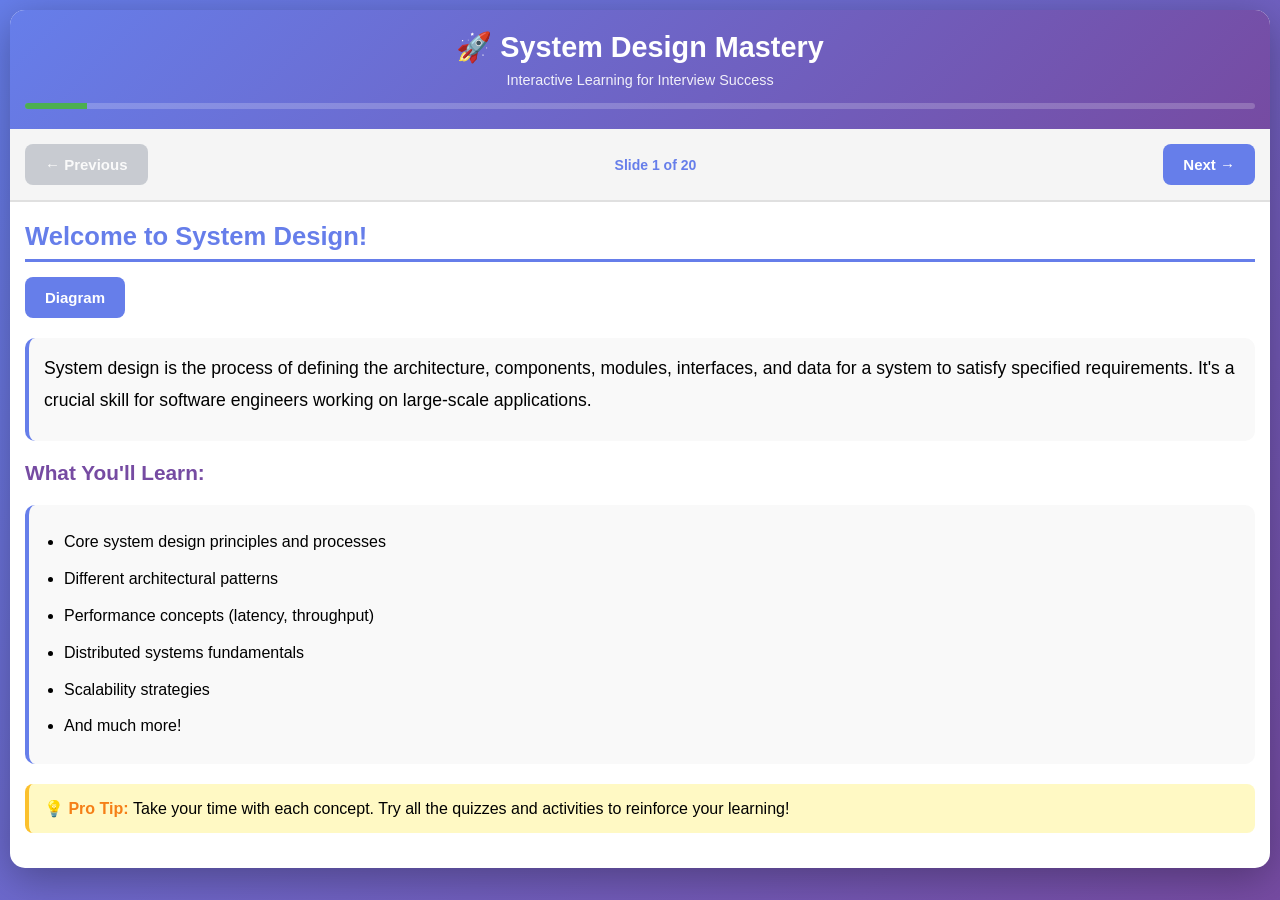
<file: index.html>
<!DOCTYPE html>
<html lang="en">
<head>
    <meta charset="UTF-8">
    <meta name="viewport" content="width=device-width, initial-scale=1.0, maximum-scale=1.0, user-scalable=no">
    <meta name="apple-mobile-web-app-capable" content="yes">
    <meta name="apple-mobile-web-app-status-bar-style" content="black-translucent">
    <title>System Design Learning - Mobile</title>
    <link rel="stylesheet" href="style.css">
</head>
<body>
    <div class="container">
        <div class="header">
            <h1>🚀 System Design Mastery</h1>
            <p>Interactive Learning for Interview Success</p>
            <div class="progress-container">
                <div class="progress-bar" id="progressBar"></div>
            </div>
        </div>

        <div class="navigation">
            <button class="nav-btn prev" id="prevBtn">← Previous</button>
            <span id="slideCounter">Slide 1 of 20</span>
            <button class="nav-btn next" id="nextBtn">Next →</button>
        </div>

        <!-- Slide 1: Introduction -->
        <div class="slide active" data-slide="0">
            <h2>Welcome to System Design!</h2>
            <button class="nav-btn next" id="diagram" onclick="window.open('system-design-architecture.html', '_blank')">Diagram</button>
            <div class="content-section">
                <p style="font-size: 1.1em; line-height: 1.8;">
                    System design is the process of defining the architecture, components, modules, interfaces, 
                    and data for a system to satisfy specified requirements. It's a crucial skill for software 
                    engineers working on large-scale applications.
                </p>
            </div>

            <h3>What You'll Learn:</h3>
            <div class="content-section">
                <ul>
                    <li>Core system design principles and processes</li>
                    <li>Different architectural patterns</li>
                    <li>Performance concepts (latency, throughput)</li>
                    <li>Distributed systems fundamentals</li>
                    <li>Scalability strategies</li>
                    <li>And much more!</li>
                </ul>
            </div>

            <div class="tip-box">
                Take your time with each concept. Try all the quizzes and activities to reinforce your learning!
            </div>
        </div>

        <!-- Slide 2: System Design Process -->
        <div class="slide" data-slide="1">
            <h2>1. The System Design Process</h2>
            
            <div class="content-section">
                <h3>Step-by-Step Approach:</h3>
                <div class="diagram">
                    <div class="diagram-box">Requirements</div>
                    <span class="arrow">→</span>
                    <div class="diagram-box">Constraints</div>
                    <span class="arrow">→</span>
                    <div class="diagram-box">Design</div>
                </div>
            </div>

            <div class="key-point">
                <strong>1. Understand Requirements</strong>
                <ul>
                    <li><strong>Functional:</strong> What should the system do?</li>
                    <li><strong>Non-Functional:</strong> How should it perform?</li>
                </ul>
            </div>

            <div class="key-point">
                <strong>2. Define Constraints & Scale</strong>
                <ul>
                    <li>How many users?</li>
                    <li>Read vs Write ratio</li>
                    <li>Data volume and growth</li>
                </ul>
            </div>

            <div class="key-point">
                <strong>3. High-Level Design</strong>
                <ul>
                    <li>Draw major components</li>
                    <li>Show data flow</li>
                    <li>Identify key services</li>
                </ul>
            </div>

            <div class="key-point">
                <strong>4. Deep Dive</strong>
                <ul>
                    <li>Database schema</li>
                    <li>API design</li>
                    <li>Algorithm choices</li>
                </ul>
            </div>

            <div class="key-point">
                <strong>5. Discuss Trade-offs</strong>
                <ul>
                    <li>Consistency vs Availability</li>
                    <li>Latency vs Throughput</li>
                    <li>Cost vs Performance</li>
                </ul>
            </div>

            <div class="tip-box">
                Always clarify requirements before jumping into design. It shows structured thinking!
            </div>
        </div>

        <!-- Slide 3: Quiz on System Design Process -->
        <div class="slide" data-slide="2">
            <h2>Quiz: System Design Process</h2>
            
            <div class="quiz-container">
                <div class="quiz-question">1. What should you do FIRST in a system design interview?</div>
                <div class="quiz-options" data-question="0">
                    <div class="quiz-option" data-answer="A">A) Start drawing the architecture diagram</div>
                    <div class="quiz-option" data-answer="B">B) Clarify functional and non-functional requirements</div>
                    <div class="quiz-option" data-answer="C">C) Choose the database technology</div>
                    <div class="quiz-option" data-answer="D">D) Discuss scalability strategies</div>
                </div>
                <button class="check-btn" data-question="0" data-correct="B">Check Answer</button>
                <div class="quiz-feedback" id="feedback-0"></div>
            </div>

            <div class="quiz-container">
                <div class="quiz-question">2. Which of these is a NON-functional requirement?</div>
                <div class="quiz-options" data-question="1">
                    <div class="quiz-option" data-answer="A">A) Users can upload photos</div>
                    <div class="quiz-option" data-answer="B">B) Users can search for friends</div>
                    <div class="quiz-option" data-answer="C">C) System should handle 10,000 requests per second</div>
                    <div class="quiz-option" data-answer="D">D) Users can create posts</div>
                </div>
                <button class="check-btn" data-question="1" data-correct="C">Check Answer</button>
                <div class="quiz-feedback" id="feedback-1"></div>
            </div>
        </div>

        <!-- Slide 4: Monolithic Architecture -->
        <div class="slide" data-slide="3">
            <h2>2. Monolithic Architecture</h2>
            
            <div class="content-section">
                <h3>What is it?</h3>
                <p>
                    A monolithic application is built as a single, unified unit. All components are 
                    interconnected and run as one service.
                </p>
            </div>

            <div class="diagram">
                <div style="border: 3px solid #667eea; padding: 20px; border-radius: 10px; background: #f0f4ff;">
                    <strong>Monolithic App</strong><br><br>
                    <div style="border: 2px solid #764ba2; padding: 8px; margin: 5px; background: white;">UI</div>
                    <div style="border: 2px solid #764ba2; padding: 8px; margin: 5px; background: white;">Business Logic</div>
                    <div style="border: 2px solid #764ba2; padding: 8px; margin: 5px; background: white;">Data Layer</div>
                </div>
            </div>

            <div class="key-point">
                <strong>Advantages:</strong>
                <ul>
                    <li>Simple to develop and deploy</li>
                    <li>Easy to test</li>
                    <li>Low latency between components</li>
                </ul>
            </div>

            <div class="example-box">
                <strong>Disadvantages:</strong>
                <ul>
                    <li>Tight coupling</li>
                    <li>Hard to scale specific parts</li>
                    <li>Single point of failure</li>
                    <li>Technology lock-in</li>
                </ul>
            </div>

            <div class="tip-box">
                Monolithic is great for small apps or MVPs. Don't over-engineer early!
            </div>
        </div>

        <!-- Slide 5: Microservices Architecture -->
        <div class="slide" data-slide="4">
            <h2>2. Microservices Architecture</h2>
            
            <div class="content-section">
                <h3>What are Microservices?</h3>
                <p>
                    Break down an application into small, independent services. 
                    Each handles a specific capability.
                </p>
            </div>

            <div class="diagram">
                <div class="diagram-box" style="background: #e8f5e9; border-color: #4CAF50;">User Service</div>
                <div class="diagram-box" style="background: #e8f5e9; border-color: #4CAF50;">Order Service</div>
                <div class="diagram-box" style="background: #e8f5e9; border-color: #4CAF50;">Payment Service</div>
            </div>

            <div class="key-point">
                <strong>Advantages:</strong>
                <ul>
                    <li>Independent scaling</li>
                    <li>Technology flexibility</li>
                    <li>Fault isolation</li>
                    <li>Better team organization</li>
                </ul>
            </div>

            <div class="example-box">
                <strong>Disadvantages:</strong>
                <ul>
                    <li>Complex deployment</li>
                    <li>Network latency</li>
                    <li>Data consistency challenges</li>
                    <li>Requires DevOps expertise</li>
                </ul>
            </div>

            <div class="tip-box">
                Use microservices for large teams, independent scaling needs, or technology flexibility.
            </div>
        </div>

        <!-- Slide 6: Architecture Matching Activity -->
        <div class="slide" data-slide="5">
            <h2>Activity: Match Scenarios</h2>
            
            <div class="interactive-activity">
                <div class="activity-title">🎯 Match each scenario to the best architecture</div>
                <p>Tap items to select, then tap the architecture to match:</p>
                
                <div class="matching-game">
                    <div class="match-column">
                        <h4>Scenarios:</h4>
                        <div class="match-item" data-type="scenario" data-id="1" data-correct="mono">
                            Small startup building an MVP
                        </div>
                        <div class="match-item" data-type="scenario" data-id="2" data-correct="micro">
                            Large e-commerce with 1M+ users
                        </div>
                        <div class="match-item" data-type="scenario" data-id="3" data-correct="micro">
                            Need independent payment scaling
                        </div>
                        <div class="match-item" data-type="scenario" data-id="4" data-correct="mono">
                            Simple blog application
                        </div>
                    </div>
                    
                    <div class="match-column">
                        <h4>Architecture:</h4>
                        <div class="match-item" data-type="arch" data-id="mono">
                            Monolithic
                        </div>
                        <div class="match-item" data-type="arch" data-id="micro">
                            Microservices
                        </div>
                    </div>
                </div>
                
                <div id="matchResult"></div>
            </div>
        </div>

        <!-- Slide 7: Latency and Throughput -->
        <div class="slide" data-slide="6">
            <h2>3. Latency and Throughput</h2>
            
            <div class="content-section">
                <h3>Latency</h3>
                <p>
                    Time for a single operation to complete (measured in ms, seconds).
                </p>
                <div class="example-box">
                    <strong>Example:</strong> Button click takes 200ms to respond = 200ms latency
                </div>
            </div>

            <div class="content-section">
                <h3>Throughput</h3>
                <p>
                    Number of operations per time period (ops/sec, requests/sec).
                </p>
                <div class="example-box">
                    <strong>Example:</strong> API handles 10,000 requests/second = throughput
                </div>
            </div>

            <table class="comparison-table">
                <thead>
                    <tr>
                        <th>Aspect</th>
                        <th>Latency</th>
                        <th>Throughput</th>
                    </tr>
                </thead>
                <tbody>
                    <tr>
                        <td><strong>Focus</strong></td>
                        <td>Speed per operation</td>
                        <td>System capacity</td>
                    </tr>
                    <tr>
                        <td><strong>Units</strong></td>
                        <td>Time (ms)</td>
                        <td>Ops/time</td>
                    </tr>
                    <tr>
                        <td><strong>User Impact</strong></td>
                        <td>How fast</td>
                        <td>How many users</td>
                    </tr>
                </tbody>
            </table>

            <div class="tip-box">
                Clarify whether the focus is latency (real-time apps) or throughput (batch processing).
            </div>
        </div>

        <!-- Slide 8: Performance Quiz -->
        <div class="slide" data-slide="7">
            <h2>Quiz: Latency & Throughput</h2>
            
            <div class="quiz-container">
                <div class="quiz-question">1. Video streaming needs users to start watching within 2 seconds. This is a requirement for:</div>
                <div class="quiz-options" data-question="2">
                    <div class="quiz-option" data-answer="A">A) Low latency</div>
                    <div class="quiz-option" data-answer="B">B) High throughput</div>
                    <div class="quiz-option" data-answer="C">C) Both equally</div>
                    <div class="quiz-option" data-answer="D">D) Neither</div>
                </div>
                <button class="check-btn" data-question="2" data-correct="A">Check Answer</button>
                <div class="quiz-feedback" id="feedback-2"></div>
            </div>

            <div class="quiz-container">
                <div class="quiz-question">2. Email service needs to process 1 million emails per hour. This is primarily:</div>
                <div class="quiz-options" data-question="3">
                    <div class="quiz-option" data-answer="A">A) Low latency</div>
                    <div class="quiz-option" data-answer="B">B) High throughput</div>
                    <div class="quiz-option" data-answer="C">C) Low throughput</div>
                    <div class="quiz-option" data-answer="D">D) High latency</div>
                </div>
                <button class="check-btn" data-question="3" data-correct="B">Check Answer</button>
                <div class="quiz-feedback" id="feedback-3"></div>
            </div>
        </div>

        <!-- Slide 9: Availability -->
        <div class="slide" data-slide="8">
            <h2>4. Availability</h2>
            
            <div class="content-section">
                <h3>What is Availability?</h3>
                <p>
                    Percentage of time a system is operational. Expressed in "nines" (99%, 99.9%, etc.).
                </p>
            </div>

            <table class="comparison-table">
                <thead>
                    <tr>
                        <th>Availability</th>
                        <th>Nines</th>
                        <th>Downtime/Year</th>
                    </tr>
                </thead>
                <tbody>
                    <tr>
                        <td>99%</td>
                        <td>Two nines</td>
                        <td>3.65 days</td>
                    </tr>
                    <tr>
                        <td>99.9%</td>
                        <td>Three nines</td>
                        <td>8.77 hours</td>
                    </tr>
                    <tr>
                        <td>99.99%</td>
                        <td>Four nines</td>
                        <td>52.60 minutes</td>
                    </tr>
                    <tr>
                        <td>99.999%</td>
                        <td>Five nines</td>
                        <td>5.26 minutes</td>
                    </tr>
                </tbody>
            </table>

            <div class="key-point">
                <strong>How to Achieve:</strong>
                <ul>
                    <li>Redundancy (multiple instances)</li>
                    <li>Load balancing</li>
                    <li>Failover mechanisms</li>
                    <li>Health monitoring</li>
                    <li>Geographic distribution</li>
                </ul>
            </div>

            <div class="tip-box">
                Higher availability = higher cost. Balance business needs with infrastructure costs!
            </div>
        </div>

        <!-- Slide 10: Consistency -->
        <div class="slide" data-slide="9">
            <h2>4. Consistency</h2>
            
            <div class="content-section">
                <h3>What is Consistency?</h3>
                <p>
                    All nodes in a distributed system see the same data at the same time.
                </p>
            </div>

            <div class="key-point">
                <strong>Strong Consistency</strong>
                <p>After a write, all reads return that value immediately.</p>
                <div class="example-box">
                    <strong>Example:</strong> Banking transactions
                </div>
            </div>

            <div class="key-point">
                <strong>Eventual Consistency</strong>
                <p>Reads may return old values temporarily, but eventually converge.</p>
                <div class="example-box">
                    <strong>Example:</strong> Social media feeds
                </div>
            </div>

            <div class="key-point">
                <strong>Weak Consistency</strong>
                <p>No guarantees about when reads return recent writes.</p>
                <div class="example-box">
                    <strong>Example:</strong> Live video streaming
                </div>
            </div>
        </div>

        <!-- Slide 11: CAP Theorem -->
        <div class="slide" data-slide="10">
            <h2>5. CAP Theorem</h2>
            
            <div class="content-section">
                <h3>The CAP Triangle</h3>
                <p>
                    A distributed system can guarantee only TWO of three properties:
                </p>
            </div>

            <div class="diagram">
                <div class="diagram-box" style="background: #e3f2fd; border-color: #2196F3;">
                    CONSISTENCY<br><small>Same data everywhere</small>
                </div>
                <br>
                <div class="diagram-box" style="background: #f3e5f5; border-color: #9C27B0;">
                    AVAILABILITY<br><small>Always responds</small>
                </div>
                <br>
                <div class="diagram-box" style="background: #e8f5e9; border-color: #4CAF50;">
                    PARTITION TOLERANCE<br><small>Works despite failures</small>
                </div>
            </div>

            <div class="key-point">
                <strong>CP (Consistency + Partition)</strong>
                <p>Ensures consistency, may become unavailable</p>
                <div class="example-box">
                    <strong>Examples:</strong> MongoDB, HBase<br>
                    <strong>Use:</strong> Banking, inventory
                </div>
            </div>

            <div class="key-point">
                <strong>AP (Availability + Partition)</strong>
                <p>Always available, may return stale data</p>
                <div class="example-box">
                    <strong>Examples:</strong> Cassandra, DynamoDB<br>
                    <strong>Use:</strong> Social feeds, catalogs
                </div>
            </div>

            <div class="tip-box">
                In distributed systems, you MUST have Partition Tolerance. Choose between C and A!
            </div>
        </div>

        <!-- Slide 12: CAP Quiz -->
        <div class="slide" data-slide="11">
            <h2>Quiz: CAP Theorem</h2>
            
            <div class="quiz-container">
                <div class="quiz-question">1. Banking app needs accurate balances, even if some transactions fail during network issues. Which CAP?</div>
                <div class="quiz-options" data-question="4">
                    <div class="quiz-option" data-answer="A">A) AP</div>
                    <div class="quiz-option" data-answer="B">B) CP</div>
                    <div class="quiz-option" data-answer="C">C) CA</div>
                    <div class="quiz-option" data-answer="D">D) All three</div>
                </div>
                <button class="check-btn" data-question="4" data-correct="B">Check Answer</button>
                <div class="quiz-feedback" id="feedback-4"></div>
            </div>

            <div class="quiz-container">
                <div class="quiz-question">2. Social media feed should always be accessible, even if some posts appear out of order. Which CAP?</div>
                <div class="quiz-options" data-question="5">
                    <div class="quiz-option" data-answer="A">A) AP</div>
                    <div class="quiz-option" data-answer="B">B) CP</div>
                    <div class="quiz-option" data-answer="C">C) CA</div>
                    <div class="quiz-option" data-answer="D">D) None</div>
                </div>
                <button class="check-btn" data-question="5" data-correct="A">Check Answer</button>
                <div class="quiz-feedback" id="feedback-5"></div>
            </div>
        </div>

        <!-- Slide 13: Lamport Clocks -->
        <div class="slide" data-slide="12">
            <h2>6. Lamport Logical Clocks</h2>
            
            <div class="content-section">
                <h3>The Problem</h3>
                <p>
                    Different servers don't share a clock. How do we order events?
                </p>
                <div class="example-box">
                    Server A sends at "2:00 PM"<br>
                    Server B receives at "1:59 PM" (clock skew)<br>
                    Did message arrive before it was sent? 🤔
                </div>
            </div>

            <div class="key-point">
                <strong>Lamport's Solution</strong>
                <p>Use a counter instead of physical time</p>
                <ol>
                    <li>Each process has a counter (starts at 0)</li>
                    <li>Increment before each event</li>
                    <li>Include counter when sending messages</li>
                    <li>On receive: counter = max(yours, received) + 1</li>
                </ol>
            </div>

            <div class="example-box">
                <strong>Use Cases:</strong>
                <ul>
                    <li>Database transaction ordering</li>
                    <li>Distributed version control (Git)</li>
                    <li>Conflict resolution</li>
                </ul>
            </div>

            <div class="tip-box">
                Lamport clocks show causality: if A happened before B, then A's timestamp < B's timestamp.
            </div>
        </div>

        <!-- Slide 14: Scaling -->
        <div class="slide" data-slide="13">
            <h2>7. Vertical vs Horizontal Scaling</h2>
            
            <div class="content-section">
                <h3>Vertical Scaling (Scale Up)</h3>
                <p>Add more power to existing machine</p>
            </div>

            <div class="diagram">
                <div class="diagram-box" style="background: #e3f2fd; border-color: #2196F3;">
                    Before<br>4 CPU, 8GB
                </div>
                <span class="arrow">→</span>
                <div class="diagram-box" style="background: #e8f5e9; border-color: #4CAF50;">
                    After<br>16 CPU, 64GB
                </div>
            </div>

            <div class="key-point">
                ✅ Simple, no code changes<br>
                ✅ Consistent data<br>
                ❌ Hardware limits<br>
                ❌ Single point of failure
            </div>

            <div class="content-section">
                <h3>Horizontal Scaling (Scale Out)</h3>
                <p>Add more machines</p>
            </div>

            <div class="diagram">
                <div class="diagram-box">Server 1</div>
                <span class="arrow">→</span>
                <div>
                    <div class="diagram-box" style="background: #e8f5e9; border-color: #4CAF50;">S1</div>
                    <div class="diagram-box" style="background: #e8f5e9; border-color: #4CAF50;">S2</div>
                    <div class="diagram-box" style="background: #e8f5e9; border-color: #4CAF50;">S3</div>
                </div>
            </div>

            <div class="key-point">
                ✅ Infinite scalability<br>
                ✅ Fault tolerance<br>
                ❌ Complex architecture<br>
                ❌ Data consistency challenges
            </div>

            <div class="tip-box">
                Start vertical, switch to horizontal when you hit limits or need redundancy.
            </div>
        </div>

        <!-- Slide 15: Scalability -->
        <div class="slide" data-slide="14">
            <h2>8. Scalability</h2>
            
            <div class="content-section">
                <h3>What is Scalability?</h3>
                <p>
                    Ability to handle increased load by adding resources while maintaining performance.
                </p>
            </div>

            <div class="key-point">
                <strong>Types:</strong>
                <ul>
                    <li><strong>Load:</strong> More requests/users</li>
                    <li><strong>Data:</strong> Larger datasets</li>
                    <li><strong>Geographic:</strong> Multiple regions</li>
                </ul>
            </div>

            <div class="key-point">
                <strong>Key Patterns:</strong>
                
                <h4>1. Stateless Services</h4>
                <p>Any server can handle any request</p>
                
                <h4>2. Database Sharding</h4>
                <p>Split data across servers</p>
                
                <h4>3. Async Processing</h4>
                <p>Use message queues for heavy tasks</p>
                
                <h4>4. Caching</h4>
                <p>Store frequent data in fast storage</p>
            </div>

            <div class="tip-box">
                Design for scalability early! Retrofitting is much harder.
            </div>
        </div>

        <!-- Slide 16: Caching -->
        <div class="slide" data-slide="15">
            <h2>9. Caching</h2>
            
            <div class="content-section">
                <h3>What is Caching?</h3>
                <p>
                    Store frequently accessed data in fast storage (memory) to reduce database load and latency.
                </p>
            </div>

            <div class="key-point">
                <strong>Cache Eviction Policies:</strong>
                
                <h4>1. LRU (Least Recently Used)</h4>
                <p>Evict items not accessed for longest time</p>
                <div class="example-box">
                    <strong>Best for:</strong> General caching, most popular
                </div>

                <h4>2. LFU (Least Frequently Used)</h4>
                <p>Evict items accessed least often</p>
                <div class="example-box">
                    <strong>Best for:</strong> When frequency matters
                </div>

                <h4>3. FIFO (First In, First Out)</h4>
                <p>Evict oldest items first</p>
                <div class="example-box">
                    <strong>Best for:</strong> Simple scenarios, streaming
                </div>

                <h4>4. TTL (Time To Live)</h4>
                <p>Items expire after set time</p>
                <div class="example-box">
                    <strong>Best for:</strong> Data with known staleness
                </div>
            </div>

            <div class="tip-box">
                Cache invalidation is one of the hardest problems in computer science! 😄
            </div>
        </div>

        <!-- Slide 17: Message Queues -->
        <div class="slide" data-slide="16">
            <h2>10. Message Queues</h2>
            
            <div class="content-section">
                <h3>What are Message Queues?</h3>
                <p>
                    Asynchronous communication where messages are stored until processed.
                </p>
            </div>

            <div class="diagram">
                <div class="diagram-box">Producer</div>
                <span class="arrow">→</span>
                <div class="diagram-box" style="background: #fff3e0; border-color: #ff9800;">Queue</div>
                <span class="arrow">→</span>
                <div class="diagram-box">Consumer</div>
            </div>

            <div class="key-point">
                <strong>Why Use Them?</strong>
                <ul>
                    <li>Decoupling services</li>
                    <li>Async processing</li>
                    <li>Handle traffic spikes</li>
                    <li>Reliability</li>
                    <li>Scalability</li>
                </ul>
            </div>

            <div class="example-box">
                <strong>Examples:</strong>
                <ul>
                    <li>Order processing</li>
                    <li>Email notifications</li>
                    <li>Video encoding</li>
                    <li>Log processing</li>
                </ul>
            </div>

            <div class="tip-box">
                Use queues for async tasks. Don't use for real-time request-response!
            </div>
        </div>

        <!-- Slide 18: Redundancy & Replication -->
        <div class="slide" data-slide="17">
            <h2>11. Redundancy & Replication</h2>
            
            <div class="content-section">
                <h3>Redundancy</h3>
                <p>
                    Duplicate critical components for reliability. If one fails, another takes over.
                </p>
            </div>

            <div class="content-section">
                <h3>Replication</h3>
                <p>
                    Copy data across multiple databases. Provides redundancy AND improves reads.
                </p>
            </div>

            <div class="key-point">
                <strong>Master-Slave</strong>
                <ul>
                    <li>All writes → master</li>
                    <li>Reads → any slave</li>
                    <li>✅ Simple, scales reads</li>
                    <li>❌ Single write point</li>
                </ul>
            </div>

            <div class="key-point">
                <strong>Master-Master</strong>
                <ul>
                    <li>Multiple nodes accept writes</li>
                    <li>Nodes sync with each other</li>
                    <li>✅ No single point of failure</li>
                    <li>❌ Conflict resolution needed</li>
                </ul>
            </div>

            <div class="tip-box">
                Redundancy prevents failures. Replication improves reliability AND performance!
            </div>
        </div>

        <!-- Slide 19: Load Balancing -->
        <div class="slide" data-slide="18">
            <h2>12. Load Balancing</h2>
            
            <div class="content-section">
                <h3>What is it?</h3>
                <p>
                    Distributes traffic across multiple servers so no single server is overwhelmed.
                </p>
            </div>

            <div class="diagram">
                <div class="diagram-box" style="background: #fff3e0; border-color: #ff9800;">Load Balancer</div>
                <br><span class="arrow" style="transform: rotate(90deg);">→</span><br>
                <div class="diagram-box">S1</div>
                <div class="diagram-box">S2</div>
                <div class="diagram-box">S3</div>
            </div>

            <div class="key-point">
                <strong>Algorithms:</strong>
                
                <h4>1. Round Robin</h4>
                <p>Rotate through servers sequentially</p>
                
                <h4>2. Least Connections</h4>
                <p>Send to server with fewest connections</p>
                
                <h4>3. Weighted Round Robin</h4>
                <p>More powerful servers get more requests</p>
                
                <h4>4. IP Hash</h4>
                <p>Same client → same server (session persistence)</p>
            </div>

            <div class="tip-box">
                Load balancers are crucial for horizontal scaling!
            </div>
        </div>

        <!-- Slide 20: Final Quiz -->
        <div class="slide" data-slide="19">
            <h2>🎓 Final Quiz</h2>
            
            <div class="quiz-container">
                <div class="quiz-question">1. URL shortener: Which caching policy for popular URLs?</div>
                <div class="quiz-options" data-question="6">
                    <div class="quiz-option" data-answer="A">A) FIFO</div>
                    <div class="quiz-option" data-answer="B">B) LFU</div>
                    <div class="quiz-option" data-answer="C">C) Random</div>
                    <div class="quiz-option" data-answer="D">D) TTL only</div>
                </div>
                <button class="check-btn" data-question="6" data-correct="B">Check Answer</button>
                <div class="quiz-feedback" id="feedback-6"></div>
            </div>

            <div class="quiz-container">
                <div class="quiz-question">2. App has 1000 req/sec, spikes to 10,000. Best approach?</div>
                <div class="quiz-options" data-question="7">
                    <div class="quiz-option" data-answer="A">A) Vertical scaling only</div>
                    <div class="quiz-option" data-answer="B">B) Message queues only</div>
                    <div class="quiz-option" data-answer="C">C) Horizontal + Load balancer + Queues</div>
                    <div class="quiz-option" data-answer="D">D) Just caching</div>
                </div>
                <button class="check-btn" data-question="7" data-correct="C">Check Answer</button>
                <div class="quiz-feedback" id="feedback-7"></div>
            </div>

            <div class="quiz-container">
                <div class="quiz-question">3. Which scenario does NOT need a message queue?</div>
                <div class="quiz-options" data-question="8">
                    <div class="quiz-option" data-answer="A">A) Sending 10,000 emails</div>
                    <div class="quiz-option" data-answer="B">B) Processing videos</div>
                    <div class="quiz-option" data-answer="C">C) Generating monthly reports</div>
                    <div class="quiz-option" data-answer="D">D) User login authentication</div>
                </div>
                <button class="check-btn" data-question="8" data-correct="D">Check Answer</button>
                <div class="quiz-feedback" id="feedback-8"></div>
            </div>

            <div class="content-section" style="margin-top: 30px;">
                <h3>🎉 Congratulations!</h3>
                <p>You've completed System Design! Quick recap:</p>
                <ul>
                    <li>✅ Design Process & Architectures</li>
                    <li>✅ Performance (Latency, Throughput)</li>
                    <li>✅ CAP & Distributed Systems</li>
                    <li>✅ Scaling Strategies</li>
                    <li>✅ Caching, Queues, Load Balancers</li>
                </ul>
            </div>

            <div class="tip-box">
                For interviews: Clarify requirements, start high-level, discuss trade-offs, dive deep!
            </div>

            <div id="finalScore" class="score-display"></div>
        </div>

    </div>

    <script src="script.js"></script>
</body>
</html>
</file>
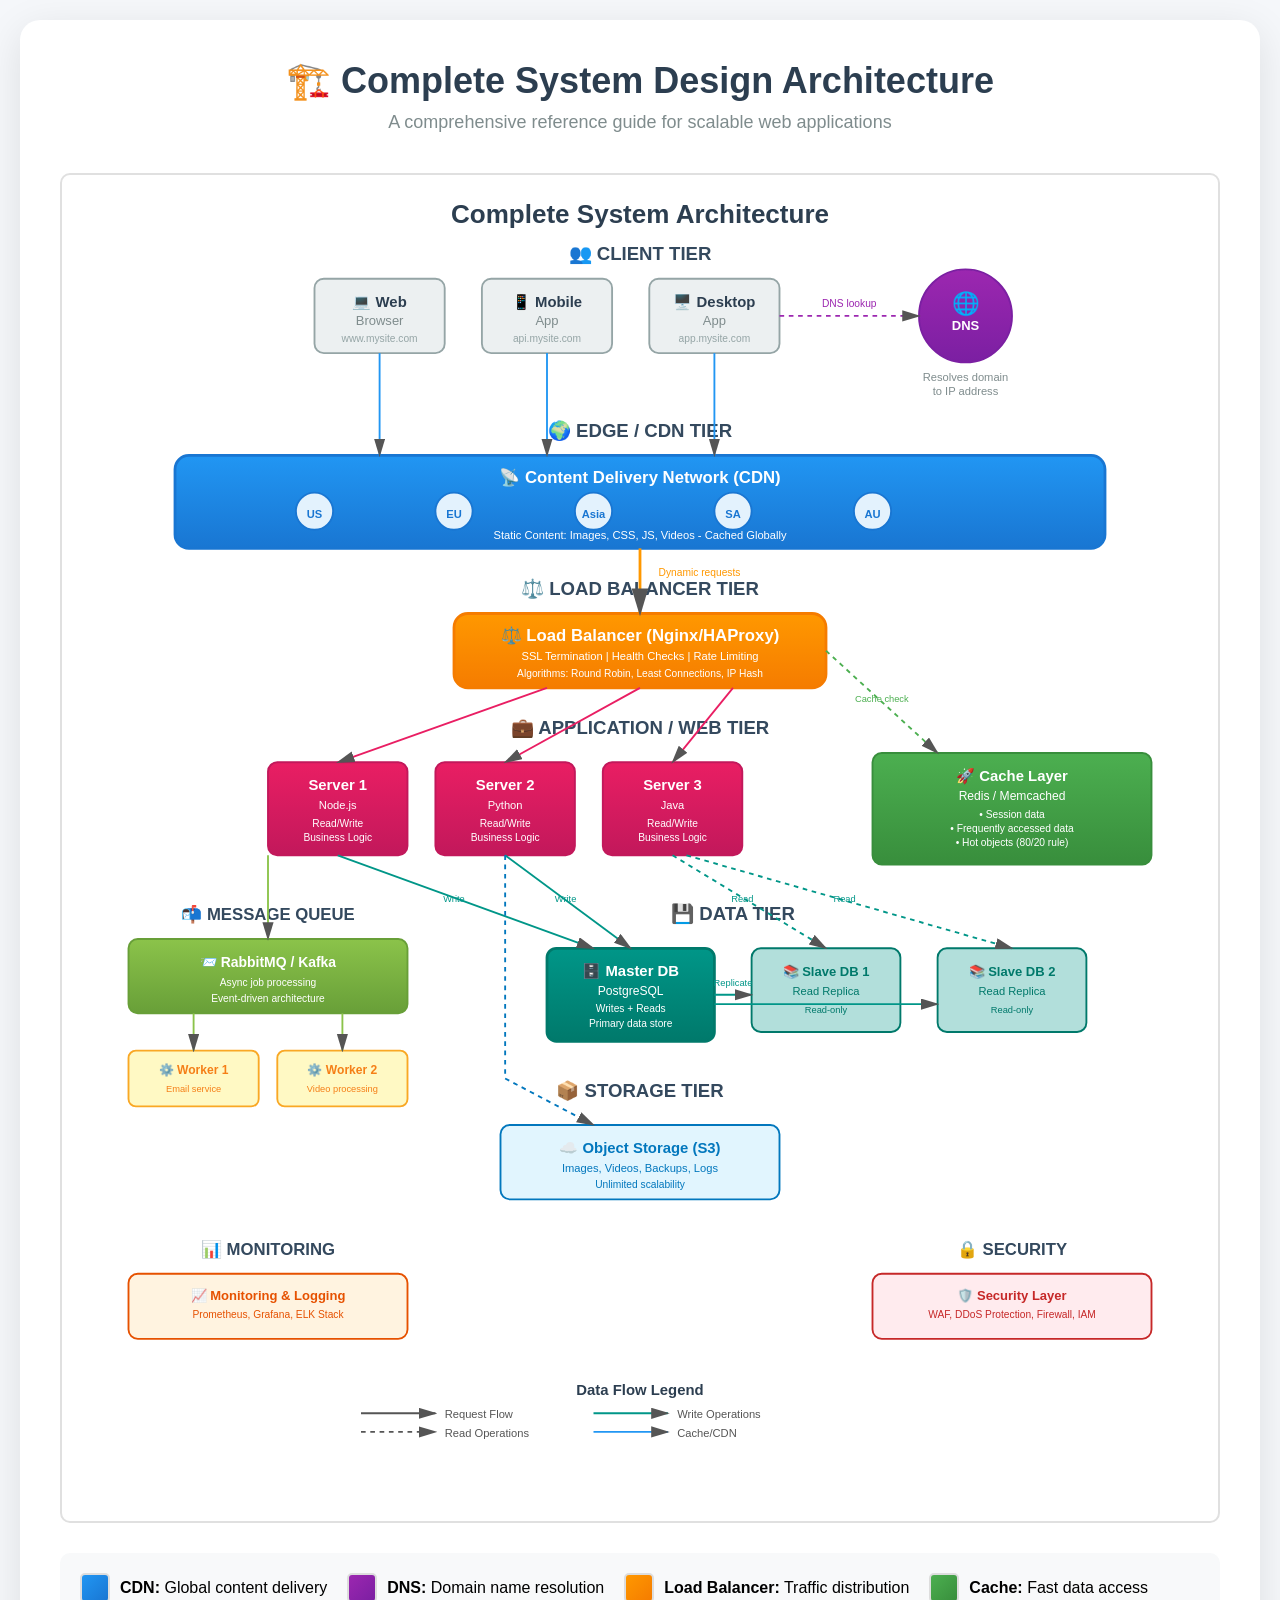
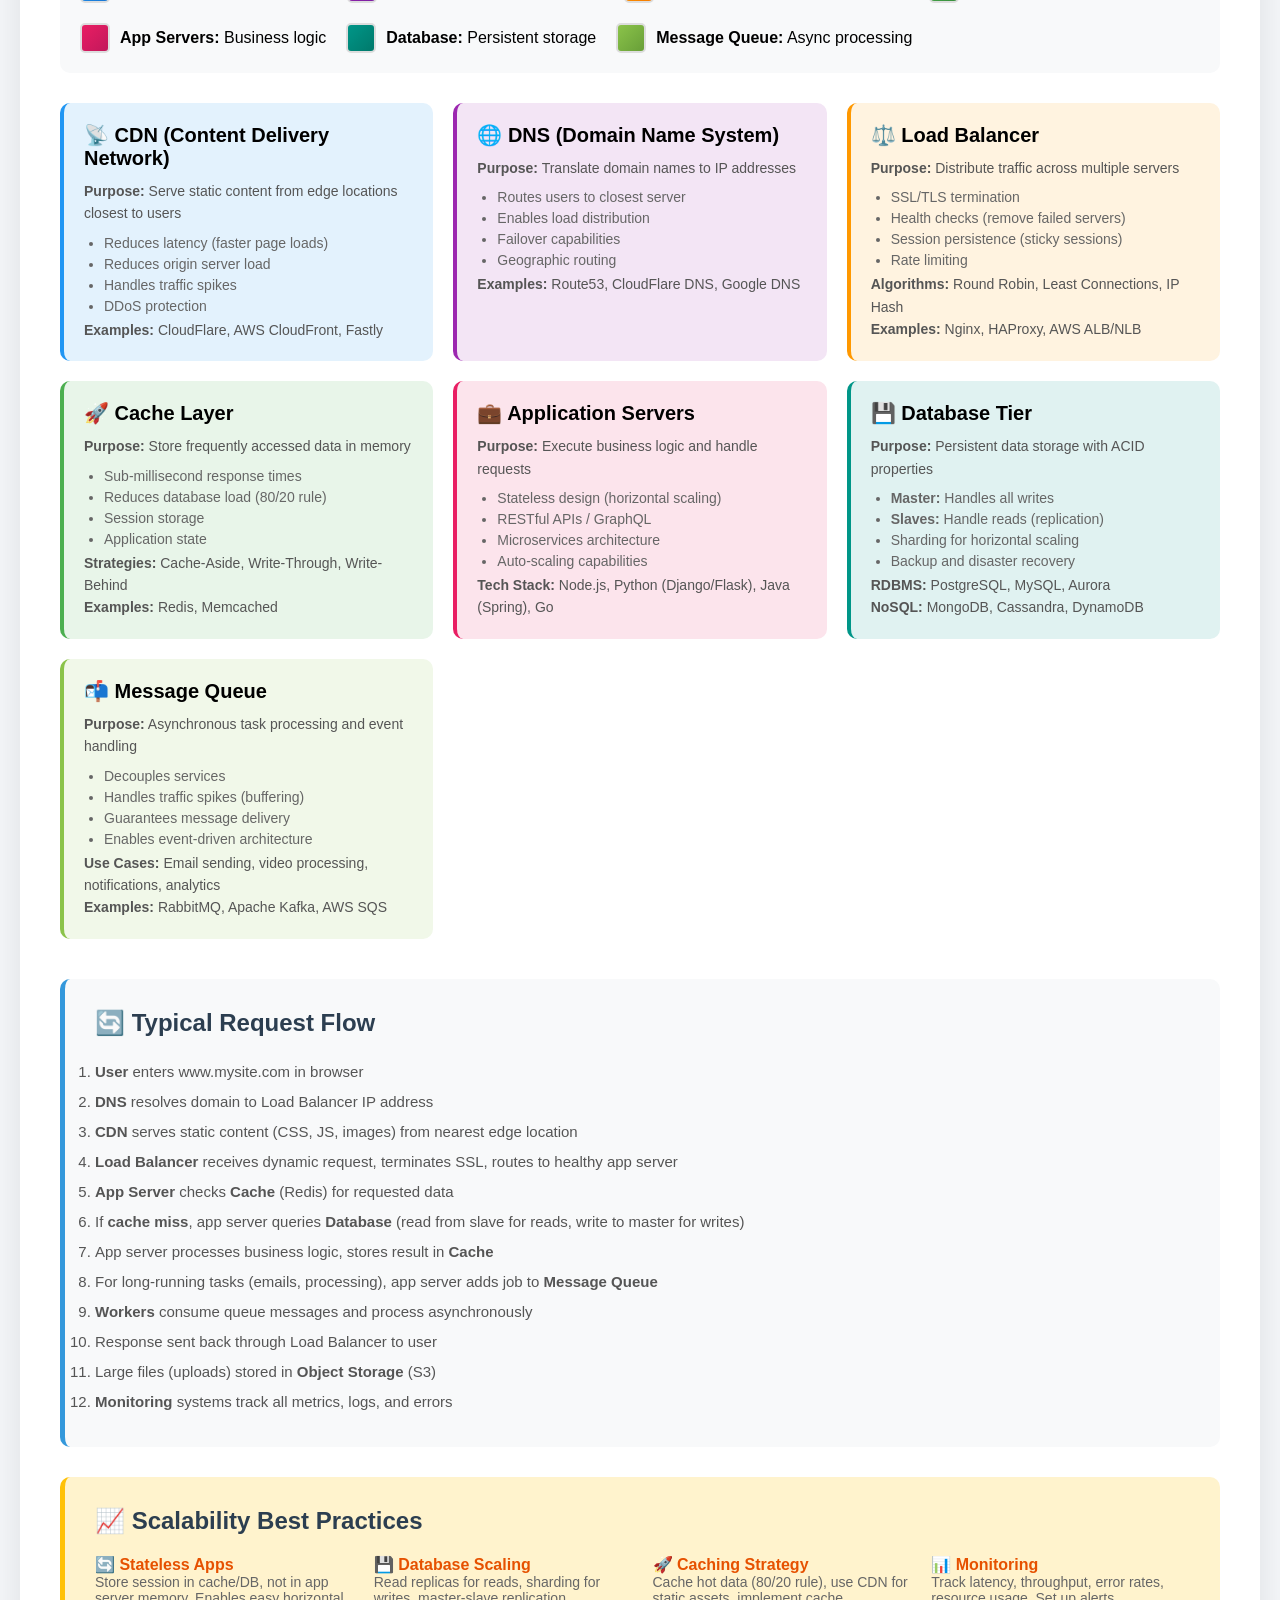
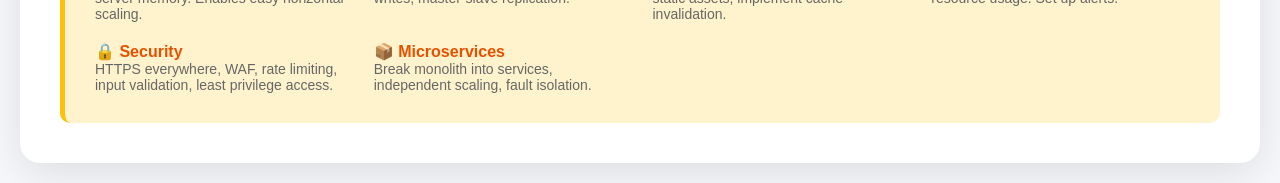
<file: system-design-architecture.html>
<!DOCTYPE html>
<html lang="en">
<head>
    <meta charset="UTF-8">
    <meta name="viewport" content="width=device-width, initial-scale=1.0">
    <title>System Design Architecture - Complete Reference</title>
    <style>
        * {
            margin: 0;
            padding: 0;
            box-sizing: border-box;
        }

        body {
            font-family: 'Segoe UI', Tahoma, Geneva, Verdana, sans-serif;
            background: #f5f7fa;
            padding: 20px;
        }

        .container {
            max-width: 1400px;
            margin: 0 auto;
            background: white;
            padding: 40px;
            border-radius: 20px;
            box-shadow: 0 10px 40px rgba(0, 0, 0, 0.1);
        }

        h1 {
            text-align: center;
            color: #2c3e50;
            margin-bottom: 10px;
            font-size: 36px;
        }

        .subtitle {
            text-align: center;
            color: #7f8c8d;
            margin-bottom: 40px;
            font-size: 18px;
        }

        /* SVG Container */
        .diagram-container {
            width: 100%;
            margin: 20px 0;
            border: 2px solid #e0e0e0;
            border-radius: 10px;
            padding: 20px;
            background: #ffffff;
        }

        /* Legend */
        .legend {
            display: flex;
            flex-wrap: wrap;
            gap: 20px;
            margin-top: 30px;
            padding: 20px;
            background: #f8f9fa;
            border-radius: 10px;
        }

        .legend-item {
            display: flex;
            align-items: center;
            gap: 10px;
        }

        .legend-color {
            width: 30px;
            height: 30px;
            border-radius: 5px;
            border: 2px solid #ddd;
        }

        /* Component Details */
        .details {
            margin-top: 30px;
            display: grid;
            grid-template-columns: repeat(auto-fit, minmax(300px, 1fr));
            gap: 20px;
        }

        .detail-card {
            padding: 20px;
            border-radius: 10px;
            border-left: 4px solid;
        }

        .detail-card h3 {
            margin-bottom: 10px;
            font-size: 20px;
        }

        .detail-card p {
            color: #555;
            line-height: 1.6;
            font-size: 14px;
        }

        .detail-card ul {
            margin-top: 10px;
            margin-left: 20px;
        }

        .detail-card li {
            color: #666;
            margin: 5px 0;
            font-size: 14px;
        }

        .cdn-card { background: #e3f2fd; border-left-color: #2196F3; }
        .dns-card { background: #f3e5f5; border-left-color: #9c27b0; }
        .lb-card { background: #fff3e0; border-left-color: #ff9800; }
        .cache-card { background: #e8f5e9; border-left-color: #4caf50; }
        .app-card { background: #fce4ec; border-left-color: #e91e63; }
        .db-card { background: #e0f2f1; border-left-color: #009688; }
        .queue-card { background: #f1f8e9; border-left-color: #8bc34a; }

        @media print {
            body {
                background: white;
                padding: 0;
            }
            .container {
                box-shadow: none;
                padding: 20px;
            }
        }

        @media (max-width: 768px) {
            .container {
                padding: 20px;
            }
            h1 {
                font-size: 24px;
            }
            .details {
                grid-template-columns: 1fr;
            }
        }
    </style>
</head>
<body>
    <div class="container">
        <h1>🏗️ Complete System Design Architecture</h1>
        <p class="subtitle">A comprehensive reference guide for scalable web applications</p>

        <div class="diagram-container">
            <svg viewBox="0 0 1200 1400" xmlns="http://www.w3.org/2000/svg">
                <!-- Definitions for gradients and patterns -->
                <defs>
                    <!-- Gradients -->
                    <linearGradient id="cdnGrad" x1="0%" y1="0%" x2="0%" y2="100%">
                        <stop offset="0%" style="stop-color:#2196F3;stop-opacity:1" />
                        <stop offset="100%" style="stop-color:#1976D2;stop-opacity:1" />
                    </linearGradient>
                    
                    <linearGradient id="dnsGrad" x1="0%" y1="0%" x2="0%" y2="100%">
                        <stop offset="0%" style="stop-color:#9c27b0;stop-opacity:1" />
                        <stop offset="100%" style="stop-color:#7b1fa2;stop-opacity:1" />
                    </linearGradient>
                    
                    <linearGradient id="lbGrad" x1="0%" y1="0%" x2="0%" y2="100%">
                        <stop offset="0%" style="stop-color:#ff9800;stop-opacity:1" />
                        <stop offset="100%" style="stop-color:#f57c00;stop-opacity:1" />
                    </linearGradient>
                    
                    <linearGradient id="cacheGrad" x1="0%" y1="0%" x2="0%" y2="100%">
                        <stop offset="0%" style="stop-color:#4caf50;stop-opacity:1" />
                        <stop offset="100%" style="stop-color:#388e3c;stop-opacity:1" />
                    </linearGradient>
                    
                    <linearGradient id="appGrad" x1="0%" y1="0%" x2="0%" y2="100%">
                        <stop offset="0%" style="stop-color:#e91e63;stop-opacity:1" />
                        <stop offset="100%" style="stop-color:#c2185b;stop-opacity:1" />
                    </linearGradient>
                    
                    <linearGradient id="dbGrad" x1="0%" y1="0%" x2="0%" y2="100%">
                        <stop offset="0%" style="stop-color:#009688;stop-opacity:1" />
                        <stop offset="100%" style="stop-color:#00796b;stop-opacity:1" />
                    </linearGradient>
                    
                    <linearGradient id="queueGrad" x1="0%" y1="0%" x2="0%" y2="100%">
                        <stop offset="0%" style="stop-color:#8bc34a;stop-opacity:1" />
                        <stop offset="100%" style="stop-color:#689f38;stop-opacity:1" />
                    </linearGradient>

                    <!-- Arrow marker -->
                    <marker id="arrowhead" markerWidth="10" markerHeight="10" refX="9" refY="3" orient="auto">
                        <polygon points="0 0, 10 3, 0 6" fill="#555" />
                    </marker>
                </defs>

                <!-- Title -->
                <text x="600" y="30" text-anchor="middle" font-size="28" font-weight="bold" fill="#2c3e50">
                    Complete System Architecture
                </text>

                <!-- CLIENT TIER -->
                <text x="600" y="70" text-anchor="middle" font-size="20" font-weight="bold" fill="#34495e">
                    👥 CLIENT TIER
                </text>
                
                <!-- Users -->
                <g id="users">
                    <!-- Web Browser -->
                    <rect x="250" y="90" width="140" height="80" rx="10" fill="#ecf0f1" stroke="#95a5a6" stroke-width="2"/>
                    <text x="320" y="120" text-anchor="middle" font-size="16" font-weight="bold" fill="#2c3e50">💻 Web</text>
                    <text x="320" y="140" text-anchor="middle" font-size="14" fill="#7f8c8d">Browser</text>
                    <text x="320" y="158" text-anchor="middle" font-size="11" fill="#95a5a6">www.mysite.com</text>
                    
                    <!-- Mobile App -->
                    <rect x="430" y="90" width="140" height="80" rx="10" fill="#ecf0f1" stroke="#95a5a6" stroke-width="2"/>
                    <text x="500" y="120" text-anchor="middle" font-size="16" font-weight="bold" fill="#2c3e50">📱 Mobile</text>
                    <text x="500" y="140" text-anchor="middle" font-size="14" fill="#7f8c8d">App</text>
                    <text x="500" y="158" text-anchor="middle" font-size="11" fill="#95a5a6">api.mysite.com</text>
                    
                    <!-- Desktop App -->
                    <rect x="610" y="90" width="140" height="80" rx="10" fill="#ecf0f1" stroke="#95a5a6" stroke-width="2"/>
                    <text x="680" y="120" text-anchor="middle" font-size="16" font-weight="bold" fill="#2c3e50">🖥️ Desktop</text>
                    <text x="680" y="140" text-anchor="middle" font-size="14" fill="#7f8c8d">App</text>
                    <text x="680" y="158" text-anchor="middle" font-size="11" fill="#95a5a6">app.mysite.com</text>
                </g>

                <!-- DNS -->
                <g id="dns">
                    <circle cx="950" cy="130" r="50" fill="url(#dnsGrad)" stroke="#7b1fa2" stroke-width="2"/>
                    <text x="950" y="125" text-anchor="middle" font-size="24" fill="white">🌐</text>
                    <text x="950" y="145" text-anchor="middle" font-size="14" font-weight="bold" fill="white">DNS</text>
                    <text x="950" y="200" text-anchor="middle" font-size="12" fill="#7f8c8d">Resolves domain</text>
                    <text x="950" y="215" text-anchor="middle" font-size="12" fill="#7f8c8d">to IP address</text>
                </g>

                <!-- Arrows from users to DNS -->
                <path d="M 750 130 L 900 130" stroke="#9c27b0" stroke-width="2" fill="none" marker-end="url(#arrowhead)" stroke-dasharray="5,5"/>
                <text x="825" y="120" text-anchor="middle" font-size="11" fill="#9c27b0">DNS lookup</text>

                <!-- EDGE TIER -->
                <text x="600" y="260" text-anchor="middle" font-size="20" font-weight="bold" fill="#34495e">
                    🌍 EDGE / CDN TIER
                </text>

                <!-- CDN -->
                <g id="cdn">
                    <rect x="100" y="280" width="1000" height="100" rx="15" fill="url(#cdnGrad)" stroke="#1976D2" stroke-width="3"/>
                    <text x="600" y="310" text-anchor="middle" font-size="18" font-weight="bold" fill="white">
                        📡 Content Delivery Network (CDN)
                    </text>
                    
                    <!-- CDN Nodes -->
                    <g id="cdn-nodes">
                        <circle cx="250" cy="340" r="20" fill="#E3F2FD" stroke="#1976D2" stroke-width="2"/>
                        <text x="250" y="347" text-anchor="middle" font-size="12" font-weight="bold" fill="#1976D2">US</text>
                        
                        <circle cx="400" cy="340" r="20" fill="#E3F2FD" stroke="#1976D2" stroke-width="2"/>
                        <text x="400" y="347" text-anchor="middle" font-size="12" font-weight="bold" fill="#1976D2">EU</text>
                        
                        <circle cx="550" cy="340" r="20" fill="#E3F2FD" stroke="#1976D2" stroke-width="2"/>
                        <text x="550" y="347" text-anchor="middle" font-size="12" font-weight="bold" fill="#1976D2">Asia</text>
                        
                        <circle cx="700" cy="340" r="20" fill="#E3F2FD" stroke="#1976D2" stroke-width="2"/>
                        <text x="700" y="347" text-anchor="middle" font-size="12" font-weight="bold" fill="#1976D2">SA</text>
                        
                        <circle cx="850" cy="340" r="20" fill="#E3F2FD" stroke="#1976D2" stroke-width="2"/>
                        <text x="850" y="347" text-anchor="middle" font-size="12" font-weight="bold" fill="#1976D2">AU</text>
                    </g>
                    
                    <text x="600" y="370" text-anchor="middle" font-size="12" fill="white">
                        Static Content: Images, CSS, JS, Videos - Cached Globally
                    </text>
                </g>

                <!-- Arrows from clients to CDN -->
                <path d="M 320 170 L 320 280" stroke="#2196F3" stroke-width="2" fill="none" marker-end="url(#arrowhead)"/>
                <path d="M 500 170 L 500 280" stroke="#2196F3" stroke-width="2" fill="none" marker-end="url(#arrowhead)"/>
                <path d="M 680 170 L 680 280" stroke="#2196F3" stroke-width="2" fill="none" marker-end="url(#arrowhead)"/>

                <!-- LOAD BALANCER TIER -->
                <text x="600" y="430" text-anchor="middle" font-size="20" font-weight="bold" fill="#34495e">
                    ⚖️ LOAD BALANCER TIER
                </text>

                <!-- Load Balancer -->
                <g id="load-balancer">
                    <rect x="400" y="450" width="400" height="80" rx="15" fill="url(#lbGrad)" stroke="#f57c00" stroke-width="3"/>
                    <text x="600" y="480" text-anchor="middle" font-size="18" font-weight="bold" fill="white">
                        ⚖️ Load Balancer (Nginx/HAProxy)
                    </text>
                    <text x="600" y="500" text-anchor="middle" font-size="12" fill="white">
                        SSL Termination | Health Checks | Rate Limiting
                    </text>
                    <text x="600" y="518" text-anchor="middle" font-size="11" fill="white">
                        Algorithms: Round Robin, Least Connections, IP Hash
                    </text>
                </g>

                <!-- Arrow from CDN to LB -->
                <path d="M 600 380 L 600 450" stroke="#ff9800" stroke-width="3" fill="none" marker-end="url(#arrowhead)"/>
                <text x="620" y="410" text-anchor="start" font-size="11" fill="#ff9800">Dynamic requests</text>

                <!-- APPLICATION TIER -->
                <text x="600" y="580" text-anchor="middle" font-size="20" font-weight="bold" fill="#34495e">
                    💼 APPLICATION / WEB TIER
                </text>

                <!-- Cache Layer -->
                <g id="cache-layer">
                    <rect x="850" y="600" width="300" height="120" rx="10" fill="url(#cacheGrad)" stroke="#388e3c" stroke-width="2"/>
                    <text x="1000" y="630" text-anchor="middle" font-size="16" font-weight="bold" fill="white">
                        🚀 Cache Layer
                    </text>
                    <text x="1000" y="650" text-anchor="middle" font-size="13" fill="white">Redis / Memcached</text>
                    <text x="1000" y="670" text-anchor="middle" font-size="11" fill="white">• Session data</text>
                    <text x="1000" y="685" text-anchor="middle" font-size="11" fill="white">• Frequently accessed data</text>
                    <text x="1000" y="700" text-anchor="middle" font-size="11" fill="white">• Hot objects (80/20 rule)</text>
                </g>

                <!-- Application Servers -->
                <g id="app-servers">
                    <!-- Server 1 -->
                    <rect x="200" y="610" width="150" height="100" rx="10" fill="url(#appGrad)" stroke="#c2185b" stroke-width="2"/>
                    <text x="275" y="640" text-anchor="middle" font-size="16" font-weight="bold" fill="white">Server 1</text>
                    <text x="275" y="660" text-anchor="middle" font-size="12" fill="white">Node.js</text>
                    <text x="275" y="680" text-anchor="middle" font-size="11" fill="white">Read/Write</text>
                    <text x="275" y="695" text-anchor="middle" font-size="11" fill="white">Business Logic</text>
                    
                    <!-- Server 2 -->
                    <rect x="380" y="610" width="150" height="100" rx="10" fill="url(#appGrad)" stroke="#c2185b" stroke-width="2"/>
                    <text x="455" y="640" text-anchor="middle" font-size="16" font-weight="bold" fill="white">Server 2</text>
                    <text x="455" y="660" text-anchor="middle" font-size="12" fill="white">Python</text>
                    <text x="455" y="680" text-anchor="middle" font-size="11" fill="white">Read/Write</text>
                    <text x="455" y="695" text-anchor="middle" font-size="11" fill="white">Business Logic</text>
                    
                    <!-- Server 3 -->
                    <rect x="560" y="610" width="150" height="100" rx="10" fill="url(#appGrad)" stroke="#c2185b" stroke-width="2"/>
                    <text x="635" y="640" text-anchor="middle" font-size="16" font-weight="bold" fill="white">Server 3</text>
                    <text x="635" y="660" text-anchor="middle" font-size="12" fill="white">Java</text>
                    <text x="635" y="680" text-anchor="middle" font-size="11" fill="white">Read/Write</text>
                    <text x="635" y="695" text-anchor="middle" font-size="11" fill="white">Business Logic</text>
                </g>

                <!-- Arrows from LB to App Servers -->
                <path d="M 500 530 L 275 610" stroke="#e91e63" stroke-width="2" fill="none" marker-end="url(#arrowhead)"/>
                <path d="M 600 530 L 455 610" stroke="#e91e63" stroke-width="2" fill="none" marker-end="url(#arrowhead)"/>
                <path d="M 700 530 L 635 610" stroke="#e91e63" stroke-width="2" fill="none" marker-end="url(#arrowhead)"/>

                <!-- Arrow from LB to Cache -->
                <path d="M 800 490 L 920 600" stroke="#4caf50" stroke-width="2" fill="none" marker-end="url(#arrowhead)" stroke-dasharray="5,5"/>
                <text x="860" y="545" text-anchor="middle" font-size="10" fill="#4caf50">Cache check</text>

                <!-- MESSAGE QUEUE TIER -->
                <text x="200" y="780" text-anchor="middle" font-size="18" font-weight="bold" fill="#34495e">
                    📬 MESSAGE QUEUE
                </text>

                <!-- Message Queue -->
                <g id="message-queue">
                    <rect x="50" y="800" width="300" height="80" rx="10" fill="url(#queueGrad)" stroke="#689f38" stroke-width="2"/>
                    <text x="200" y="830" text-anchor="middle" font-size="15" font-weight="bold" fill="white">
                        📨 RabbitMQ / Kafka
                    </text>
                    <text x="200" y="850" text-anchor="middle" font-size="11" fill="white">Async job processing</text>
                    <text x="200" y="868" text-anchor="middle" font-size="11" fill="white">Event-driven architecture</text>
                </g>

                <!-- Arrow from App to Queue -->
                <path d="M 200 710 L 200 800" stroke="#8bc34a" stroke-width="2" fill="none" marker-end="url(#arrowhead)"/>

                <!-- WORKERS -->
                <g id="workers">
                    <rect x="50" y="920" width="140" height="60" rx="8" fill="#fff9c4" stroke="#f9a825" stroke-width="2"/>
                    <text x="120" y="945" text-anchor="middle" font-size="13" font-weight="bold" fill="#f57f17">⚙️ Worker 1</text>
                    <text x="120" y="965" text-anchor="middle" font-size="10" fill="#f57f17">Email service</text>
                    
                    <rect x="210" y="920" width="140" height="60" rx="8" fill="#fff9c4" stroke="#f9a825" stroke-width="2"/>
                    <text x="280" y="945" text-anchor="middle" font-size="13" font-weight="bold" fill="#f57f17">⚙️ Worker 2</text>
                    <text x="280" y="965" text-anchor="middle" font-size="10" fill="#f57f17">Video processing</text>
                </g>

                <!-- Arrow from Queue to Workers -->
                <path d="M 120 880 L 120 920" stroke="#8bc34a" stroke-width="2" fill="none" marker-end="url(#arrowhead)"/>
                <path d="M 280 880 L 280 920" stroke="#8bc34a" stroke-width="2" fill="none" marker-end="url(#arrowhead)"/>

                <!-- DATABASE TIER -->
                <text x="700" y="780" text-anchor="middle" font-size="20" font-weight="bold" fill="#34495e">
                    💾 DATA TIER
                </text>

                <!-- Primary Database -->
                <g id="primary-db">
                    <rect x="500" y="810" width="180" height="100" rx="10" fill="url(#dbGrad)" stroke="#00796b" stroke-width="3"/>
                    <text x="590" y="840" text-anchor="middle" font-size="16" font-weight="bold" fill="white">
                        🗄️ Master DB
                    </text>
                    <text x="590" y="860" text-anchor="middle" font-size="13" fill="white">PostgreSQL</text>
                    <text x="590" y="878" text-anchor="middle" font-size="11" fill="white">Writes + Reads</text>
                    <text x="590" y="895" text-anchor="middle" font-size="11" fill="white">Primary data store</text>
                </g>

                <!-- Replica Databases -->
                <g id="replica-dbs">
                    <rect x="720" y="810" width="160" height="90" rx="10" fill="#b2dfdb" stroke="#00796b" stroke-width="2"/>
                    <text x="800" y="840" text-anchor="middle" font-size="14" font-weight="bold" fill="#00796b">
                        📚 Slave DB 1
                    </text>
                    <text x="800" y="860" text-anchor="middle" font-size="12" fill="#00796b">Read Replica</text>
                    <text x="800" y="880" text-anchor="middle" font-size="10" fill="#00796b">Read-only</text>
                    
                    <rect x="920" y="810" width="160" height="90" rx="10" fill="#b2dfdb" stroke="#00796b" stroke-width="2"/>
                    <text x="1000" y="840" text-anchor="middle" font-size="14" font-weight="bold" fill="#00796b">
                        📚 Slave DB 2
                    </text>
                    <text x="1000" y="860" text-anchor="middle" font-size="12" fill="#00796b">Read Replica</text>
                    <text x="1000" y="880" text-anchor="middle" font-size="10" fill="#00796b">Read-only</text>
                </g>

                <!-- Replication arrows -->
                <path d="M 680 860 L 720 860" stroke="#009688" stroke-width="2" fill="none" marker-end="url(#arrowhead)"/>
                <text x="700" y="850" text-anchor="middle" font-size="10" fill="#009688">Replicate</text>
                
                <path d="M 680 870 L 920 870" stroke="#009688" stroke-width="2" fill="none" marker-end="url(#arrowhead)"/>

                <!-- Arrows from App Servers to DBs -->
                <path d="M 275 710 L 550 810" stroke="#009688" stroke-width="2" fill="none" marker-end="url(#arrowhead)"/>
                <text x="400" y="760" text-anchor="middle" font-size="10" fill="#009688">Write</text>
                
                <path d="M 455 710 L 590 810" stroke="#009688" stroke-width="2" fill="none" marker-end="url(#arrowhead)"/>
                <text x="520" y="760" text-anchor="middle" font-size="10" fill="#009688">Write</text>
                
                <path d="M 635 710 L 800 810" stroke="#009688" stroke-width="2" fill="none" marker-end="url(#arrowhead)" stroke-dasharray="5,5"/>
                <text x="710" y="760" text-anchor="middle" font-size="10" fill="#009688">Read</text>
                
                <path d="M 650 710 L 1000 810" stroke="#009688" stroke-width="2" fill="none" marker-end="url(#arrowhead)" stroke-dasharray="5,5"/>
                <text x="820" y="760" text-anchor="middle" font-size="10" fill="#009688">Read</text>

                <!-- STORAGE TIER -->
                <text x="600" y="970" text-anchor="middle" font-size="20" font-weight="bold" fill="#34495e">
                    📦 STORAGE TIER
                </text>

                <!-- Object Storage -->
                <g id="object-storage">
                    <rect x="450" y="1000" width="300" height="80" rx="10" fill="#e1f5fe" stroke="#0277bd" stroke-width="2"/>
                    <text x="600" y="1030" text-anchor="middle" font-size="16" font-weight="bold" fill="#0277bd">
                        ☁️ Object Storage (S3)
                    </text>
                    <text x="600" y="1050" text-anchor="middle" font-size="12" fill="#0277bd">Images, Videos, Backups, Logs</text>
                    <text x="600" y="1068" text-anchor="middle" font-size="11" fill="#0277bd">Unlimited scalability</text>
                </g>

                <!-- Arrow from App to Object Storage -->
                <path d="M 455 710 L 455 950 L 550 1000" stroke="#0277bd" stroke-width="2" fill="none" marker-end="url(#arrowhead)" stroke-dasharray="5,5"/>

                <!-- MONITORING & ANALYTICS -->
                <text x="200" y="1140" text-anchor="middle" font-size="18" font-weight="bold" fill="#34495e">
                    📊 MONITORING
                </text>

                <!-- Monitoring -->
                <g id="monitoring">
                    <rect x="50" y="1160" width="300" height="70" rx="10" fill="#fff3e0" stroke="#e65100" stroke-width="2"/>
                    <text x="200" y="1188" text-anchor="middle" font-size="14" font-weight="bold" fill="#e65100">
                        📈 Monitoring & Logging
                    </text>
                    <text x="200" y="1208" text-anchor="middle" font-size="11" fill="#e65100">
                        Prometheus, Grafana, ELK Stack
                    </text>
                </g>

                <!-- SECURITY -->
                <text x="1000" y="1140" text-anchor="middle" font-size="18" font-weight="bold" fill="#34495e">
                    🔒 SECURITY
                </text>

                <!-- Security -->
                <g id="security">
                    <rect x="850" y="1160" width="300" height="70" rx="10" fill="#ffebee" stroke="#c62828" stroke-width="2"/>
                    <text x="1000" y="1188" text-anchor="middle" font-size="14" font-weight="bold" fill="#c62828">
                        🛡️ Security Layer
                    </text>
                    <text x="1000" y="1208" text-anchor="middle" font-size="11" fill="#c62828">
                        WAF, DDoS Protection, Firewall, IAM
                    </text>
                </g>

                <!-- Data Flow Legend -->
                <text x="600" y="1290" text-anchor="middle" font-size="16" font-weight="bold" fill="#2c3e50">
                    Data Flow Legend
                </text>
                
                <line x1="300" y1="1310" x2="380" y2="1310" stroke="#555" stroke-width="2" marker-end="url(#arrowhead)"/>
                <text x="390" y="1315" font-size="12" fill="#555">Request Flow</text>
                
                <line x1="300" y1="1330" x2="380" y2="1330" stroke="#555" stroke-width="2" marker-end="url(#arrowhead)" stroke-dasharray="5,5"/>
                <text x="390" y="1335" font-size="12" fill="#555">Read Operations</text>
                
                <line x1="550" y1="1310" x2="630" y2="1310" stroke="#009688" stroke-width="2" marker-end="url(#arrowhead)"/>
                <text x="640" y="1315" font-size="12" fill="#555">Write Operations</text>
                
                <line x1="550" y1="1330" x2="630" y2="1330" stroke="#2196F3" stroke-width="2" marker-end="url(#arrowhead)"/>
                <text x="640" y="1335" font-size="12" fill="#555">Cache/CDN</text>
            </svg>
        </div>

        <!-- Legend -->
        <div class="legend">
            <div class="legend-item">
                <div class="legend-color" style="background: linear-gradient(135deg, #2196F3, #1976D2);"></div>
                <span><strong>CDN:</strong> Global content delivery</span>
            </div>
            <div class="legend-item">
                <div class="legend-color" style="background: linear-gradient(135deg, #9c27b0, #7b1fa2);"></div>
                <span><strong>DNS:</strong> Domain name resolution</span>
            </div>
            <div class="legend-item">
                <div class="legend-color" style="background: linear-gradient(135deg, #ff9800, #f57c00);"></div>
                <span><strong>Load Balancer:</strong> Traffic distribution</span>
            </div>
            <div class="legend-item">
                <div class="legend-color" style="background: linear-gradient(135deg, #4caf50, #388e3c);"></div>
                <span><strong>Cache:</strong> Fast data access</span>
            </div>
            <div class="legend-item">
                <div class="legend-color" style="background: linear-gradient(135deg, #e91e63, #c2185b);"></div>
                <span><strong>App Servers:</strong> Business logic</span>
            </div>
            <div class="legend-item">
                <div class="legend-color" style="background: linear-gradient(135deg, #009688, #00796b);"></div>
                <span><strong>Database:</strong> Persistent storage</span>
            </div>
            <div class="legend-item">
                <div class="legend-color" style="background: linear-gradient(135deg, #8bc34a, #689f38);"></div>
                <span><strong>Message Queue:</strong> Async processing</span>
            </div>
        </div>

        <!-- Component Details -->
        <div class="details">
            <div class="detail-card cdn-card">
                <h3>📡 CDN (Content Delivery Network)</h3>
                <p><strong>Purpose:</strong> Serve static content from edge locations closest to users</p>
                <ul>
                    <li>Reduces latency (faster page loads)</li>
                    <li>Reduces origin server load</li>
                    <li>Handles traffic spikes</li>
                    <li>DDoS protection</li>
                </ul>
                <p><strong>Examples:</strong> CloudFlare, AWS CloudFront, Fastly</p>
            </div>

            <div class="detail-card dns-card">
                <h3>🌐 DNS (Domain Name System)</h3>
                <p><strong>Purpose:</strong> Translate domain names to IP addresses</p>
                <ul>
                    <li>Routes users to closest server</li>
                    <li>Enables load distribution</li>
                    <li>Failover capabilities</li>
                    <li>Geographic routing</li>
                </ul>
                <p><strong>Examples:</strong> Route53, CloudFlare DNS, Google DNS</p>
            </div>

            <div class="detail-card lb-card">
                <h3>⚖️ Load Balancer</h3>
                <p><strong>Purpose:</strong> Distribute traffic across multiple servers</p>
                <ul>
                    <li>SSL/TLS termination</li>
                    <li>Health checks (remove failed servers)</li>
                    <li>Session persistence (sticky sessions)</li>
                    <li>Rate limiting</li>
                </ul>
                <p><strong>Algorithms:</strong> Round Robin, Least Connections, IP Hash</p>
                <p><strong>Examples:</strong> Nginx, HAProxy, AWS ALB/NLB</p>
            </div>

            <div class="detail-card cache-card">
                <h3>🚀 Cache Layer</h3>
                <p><strong>Purpose:</strong> Store frequently accessed data in memory</p>
                <ul>
                    <li>Sub-millisecond response times</li>
                    <li>Reduces database load (80/20 rule)</li>
                    <li>Session storage</li>
                    <li>Application state</li>
                </ul>
                <p><strong>Strategies:</strong> Cache-Aside, Write-Through, Write-Behind</p>
                <p><strong>Examples:</strong> Redis, Memcached</p>
            </div>

            <div class="detail-card app-card">
                <h3>💼 Application Servers</h3>
                <p><strong>Purpose:</strong> Execute business logic and handle requests</p>
                <ul>
                    <li>Stateless design (horizontal scaling)</li>
                    <li>RESTful APIs / GraphQL</li>
                    <li>Microservices architecture</li>
                    <li>Auto-scaling capabilities</li>
                </ul>
                <p><strong>Tech Stack:</strong> Node.js, Python (Django/Flask), Java (Spring), Go</p>
            </div>

            <div class="detail-card db-card">
                <h3>💾 Database Tier</h3>
                <p><strong>Purpose:</strong> Persistent data storage with ACID properties</p>
                <ul>
                    <li><strong>Master:</strong> Handles all writes</li>
                    <li><strong>Slaves:</strong> Handle reads (replication)</li>
                    <li>Sharding for horizontal scaling</li>
                    <li>Backup and disaster recovery</li>
                </ul>
                <p><strong>RDBMS:</strong> PostgreSQL, MySQL, Aurora</p>
                <p><strong>NoSQL:</strong> MongoDB, Cassandra, DynamoDB</p>
            </div>

            <div class="detail-card queue-card">
                <h3>📬 Message Queue</h3>
                <p><strong>Purpose:</strong> Asynchronous task processing and event handling</p>
                <ul>
                    <li>Decouples services</li>
                    <li>Handles traffic spikes (buffering)</li>
                    <li>Guarantees message delivery</li>
                    <li>Enables event-driven architecture</li>
                </ul>
                <p><strong>Use Cases:</strong> Email sending, video processing, notifications, analytics</p>
                <p><strong>Examples:</strong> RabbitMQ, Apache Kafka, AWS SQS</p>
            </div>
        </div>

        <!-- Request Flow Description -->
        <div style="margin-top: 40px; padding: 30px; background: #f8f9fa; border-radius: 10px; border-left: 5px solid #3498db;">
            <h2 style="color: #2c3e50; margin-bottom: 20px;">🔄 Typical Request Flow</h2>
            <ol style="line-height: 2; color: #555; font-size: 15px;">
                <li><strong>User</strong> enters www.mysite.com in browser</li>
                <li><strong>DNS</strong> resolves domain to Load Balancer IP address</li>
                <li><strong>CDN</strong> serves static content (CSS, JS, images) from nearest edge location</li>
                <li><strong>Load Balancer</strong> receives dynamic request, terminates SSL, routes to healthy app server</li>
                <li><strong>App Server</strong> checks <strong>Cache</strong> (Redis) for requested data</li>
                <li>If <strong>cache miss</strong>, app server queries <strong>Database</strong> (read from slave for reads, write to master for writes)</li>
                <li>App server processes business logic, stores result in <strong>Cache</strong></li>
                <li>For long-running tasks (emails, processing), app server adds job to <strong>Message Queue</strong></li>
                <li><strong>Workers</strong> consume queue messages and process asynchronously</li>
                <li>Response sent back through Load Balancer to user</li>
                <li>Large files (uploads) stored in <strong>Object Storage</strong> (S3)</li>
                <li><strong>Monitoring</strong> systems track all metrics, logs, and errors</li>
            </ol>
        </div>

        <!-- Scalability Considerations -->
        <div style="margin-top: 30px; padding: 30px; background: #fff3cd; border-radius: 10px; border-left: 5px solid #ffc107;">
            <h2 style="color: #2c3e50; margin-bottom: 20px;">📈 Scalability Best Practices</h2>
            <div style="display: grid; grid-template-columns: repeat(auto-fit, minmax(250px, 1fr)); gap: 20px;">
                <div>
                    <h4 style="color: #e65100;">🔄 Stateless Apps</h4>
                    <p style="color: #666; font-size: 14px;">Store session in cache/DB, not in app server memory. Enables easy horizontal scaling.</p>
                </div>
                <div>
                    <h4 style="color: #e65100;">💾 Database Scaling</h4>
                    <p style="color: #666; font-size: 14px;">Read replicas for reads, sharding for writes, master-slave replication.</p>
                </div>
                <div>
                    <h4 style="color: #e65100;">🚀 Caching Strategy</h4>
                    <p style="color: #666; font-size: 14px;">Cache hot data (80/20 rule), use CDN for static assets, implement cache invalidation.</p>
                </div>
                <div>
                    <h4 style="color: #e65100;">📊 Monitoring</h4>
                    <p style="color: #666; font-size: 14px;">Track latency, throughput, error rates, resource usage. Set up alerts.</p>
                </div>
                <div>
                    <h4 style="color: #e65100;">🔒 Security</h4>
                    <p style="color: #666; font-size: 14px;">HTTPS everywhere, WAF, rate limiting, input validation, least privilege access.</p>
                </div>
                <div>
                    <h4 style="color: #e65100;">📦 Microservices</h4>
                    <p style="color: #666; font-size: 14px;">Break monolith into services, independent scaling, fault isolation.</p>
                </div>
            </div>
        </div>

        <!-- Footer -->
        <!-- <div style="margin-top: 40px; text-align: center; color: #7f8c8d; font-size: 14px; padding: 20px;">
            <p><strong>Created for System Design Interview Preparation</strong></p>
            <p>Print this diagram for quick reference and wall display! 🎯</p>
            <p style="margin-top: 10px; font-size: 12px;">Good luck with your interviews, Sonali! 🌟</p>
        </div> -->
    </div>
</body>
</html>
</file>
<file: style.css>
* {
    margin: 0;
    padding: 0;
    box-sizing: border-box;
    -webkit-tap-highlight-color: transparent;
}

body {
    font-family: -apple-system, BlinkMacSystemFont, 'Segoe UI', sans-serif;
    background: linear-gradient(135deg, #667eea 0%, #764ba2 100%);
    min-height: 100vh;
    padding: 10px;
    overflow-x: hidden;
}

.container {
    max-width: 100%;
    margin: 0 auto;
    background: white;
    border-radius: 15px;
    box-shadow: 0 10px 40px rgba(0,0,0,0.3);
    overflow: hidden;
}

.header {
    background: linear-gradient(135deg, #667eea 0%, #764ba2 100%);
    color: white;
    padding: 20px 15px;
    text-align: center;
}

.header h1 {
    font-size: 1.8em;
    margin-bottom: 8px;
}

.header p {
    font-size: 0.9em;
    opacity: 0.9;
}

.progress-container {
    background: rgba(255,255,255,0.2);
    height: 6px;
    border-radius: 3px;
    margin-top: 15px;
    overflow: hidden;
}

.progress-bar {
    height: 100%;
    background: #4CAF50;
    transition: width 0.3s ease;
    width: 0%;
}

.navigation {
    display: flex;
    justify-content: space-between;
    align-items: center;
    padding: 15px;
    background: #f5f5f5;
    border-bottom: 2px solid #e0e0e0;
    position: sticky;
    top: 0;
    z-index: 100;
}

.nav-btn {
    padding: 12px 20px;
    border: none;
    border-radius: 8px;
    cursor: pointer;
    font-size: 15px;
    font-weight: 600;
    transition: all 0.3s ease;
    touch-action: manipulation;
}

.nav-btn.prev {
    background: #9CA3AF;
    color: white;
}

.nav-btn.next {
    background: #667eea;
    color: white;
}

.nav-btn:active {
    transform: scale(0.95);
}

.nav-btn:disabled {
    opacity: 0.5;
    cursor: not-allowed;
}

#slideCounter {
    font-weight: 600;
    color: #667eea;
    font-size: 14px;
}

.slide {
    display: none;
    padding: 20px 15px;
    min-height: 400px;
    animation: fadeIn 0.4s ease;
}

.slide.active {
    display: block;
}

@keyframes fadeIn {
    from { opacity: 0; }
    to { opacity: 1; }
}

.slide h2 {
    color: #667eea;
    font-size: 1.6em;
    margin-bottom: 15px;
    border-bottom: 3px solid #667eea;
    padding-bottom: 8px;
}

.slide h3 {
    color: #764ba2;
    font-size: 1.3em;
    margin-top: 20px;
    margin-bottom: 12px;
}

.slide h4 {
    color: #555;
    font-size: 1.1em;
    margin-top: 15px;
    margin-bottom: 10px;
}

.content-section {
    margin: 20px 0;
    padding: 15px;
    background: #f9f9f9;
    border-radius: 10px;
    border-left: 4px solid #667eea;
}

.content-section p {
    line-height: 1.7;
    margin-bottom: 10px;
}

.key-point {
    background: #e8f4f8;
    padding: 15px;
    margin: 15px 0;
    border-radius: 8px;
    border-left: 4px solid #2196F3;
}

.example-box {
    background: #fff3e0;
    padding: 15px;
    margin: 15px 0;
    border-radius: 8px;
    border-left: 4px solid #ff9800;
}

.tip-box {
    background: #fff9c4;
    padding: 15px;
    border-radius: 8px;
    border-left: 4px solid #fbc02d;
    margin: 15px 0;
}

.tip-box::before {
    content: "💡 Pro Tip: ";
    font-weight: 600;
    color: #f57f17;
}

.quiz-container {
    background: #f0f4ff;
    padding: 20px;
    border-radius: 10px;
    margin: 20px 0;
}

.quiz-question {
    font-size: 1.1em;
    font-weight: 600;
    color: #333;
    margin-bottom: 15px;
    line-height: 1.5;
}

.quiz-options {
    display: flex;
    flex-direction: column;
    gap: 10px;
    margin-bottom: 15px;
}

.quiz-option {
    padding: 15px;
    background: white;
    border: 2px solid #ddd;
    border-radius: 8px;
    cursor: pointer;
    transition: all 0.3s ease;
    font-size: 15px;
    line-height: 1.5;
    touch-action: manipulation;
}

.quiz-option:active {
    transform: scale(0.98);
}

.quiz-option.selected {
    background: #667eea;
    color: white;
    border-color: #667eea;
}

.quiz-option.correct {
    background: #4CAF50;
    color: white;
    border-color: #4CAF50;
}

.quiz-option.incorrect {
    background: #f44336;
    color: white;
    border-color: #f44336;
}

.check-btn {
    width: 100%;
    padding: 15px;
    background: #667eea;
    color: white;
    border: none;
    border-radius: 8px;
    cursor: pointer;
    font-size: 16px;
    font-weight: 600;
    transition: all 0.3s ease;
    touch-action: manipulation;
}

.check-btn:active {
    transform: scale(0.98);
    background: #5568d3;
}

.quiz-feedback {
    margin-top: 15px;
    padding: 15px;
    border-radius: 8px;
    font-weight: 600;
    display: none;
    line-height: 1.6;
}

.quiz-feedback.show {
    display: block;
}

.quiz-feedback.correct {
    background: #c8e6c9;
    color: #2e7d32;
}

.quiz-feedback.incorrect {
    background: #ffcdd2;
    color: #c62828;
}

.comparison-table {
    width: 100%;
    border-collapse: collapse;
    margin: 15px 0;
    font-size: 14px;
    overflow-x: auto;
    display: block;
}

.comparison-table th {
    background: #667eea;
    color: white;
    padding: 12px 8px;
    text-align: left;
    font-weight: 600;
}

.comparison-table td {
    padding: 12px 8px;
    border-bottom: 1px solid #e0e0e0;
}

.comparison-table tr:nth-child(even) {
    background: #f9f9f9;
}

.diagram {
    background: white;
    padding: 20px 10px;
    border-radius: 10px;
    margin: 15px 0;
    border: 2px solid #e0e0e0;
    text-align: center;
}

.diagram-box {
    display: inline-block;
    padding: 12px 15px;
    border: 2px solid #667eea;
    border-radius: 8px;
    margin: 8px 5px;
    background: #f0f4ff;
    font-weight: 600;
    font-size: 14px;
}

.arrow {
    display: inline-block;
    margin: 0 8px;
    font-size: 20px;
    color: #667eea;
}

ul, ol {
    margin-left: 20px;
    line-height: 1.8;
}

li {
    margin: 8px 0;
}

code {
    background: #f5f5f5;
    padding: 2px 6px;
    border-radius: 4px;
    font-family: 'Courier New', monospace;
    color: #d32f2f;
    font-size: 13px;
}

.score-display {
    text-align: center;
    font-size: 1.3em;
    font-weight: 600;
    color: #667eea;
    margin: 20px 0;
    line-height: 1.6;
}

.matching-game {
    display: flex;
    flex-direction: column;
    gap: 15px;
    margin: 15px 0;
}

.match-column h4 {
    margin-bottom: 10px;
    color: #667eea;
}

.match-item {
    padding: 12px;
    margin: 8px 0;
    border: 2px solid #667eea;
    border-radius: 6px;
    cursor: pointer;
    transition: all 0.3s ease;
    touch-action: manipulation;
}

.match-item:active {
    transform: scale(0.98);
}

.match-item.selected {
    background: #667eea;
    color: white;
}

.match-item.matched {
    background: #4CAF50;
    color: white;
    cursor: default;
}

#matchResult {
    margin-top: 15px;
    font-weight: 600;
    text-align: center;
    padding: 10px;
    border-radius: 8px;
}

.interactive-activity {
    background: #e8f5e9;
    padding: 20px;
    border-radius: 10px;
    margin: 20px 0;
}

.activity-title {
    font-size: 1.2em;
    font-weight: 600;
    color: #2e7d32;
    margin-bottom: 12px;
}

/* Mobile-specific optimizations */
@media (max-width: 768px) {
    .header h1 {
        font-size: 1.5em;
    }
    
    .slide h2 {
        font-size: 1.4em;
    }
    
    .nav-btn {
        padding: 10px 15px;
        font-size: 14px;
    }
    
    .diagram-box {
        font-size: 12px;
        padding: 10px 12px;
    }
}
</file>
